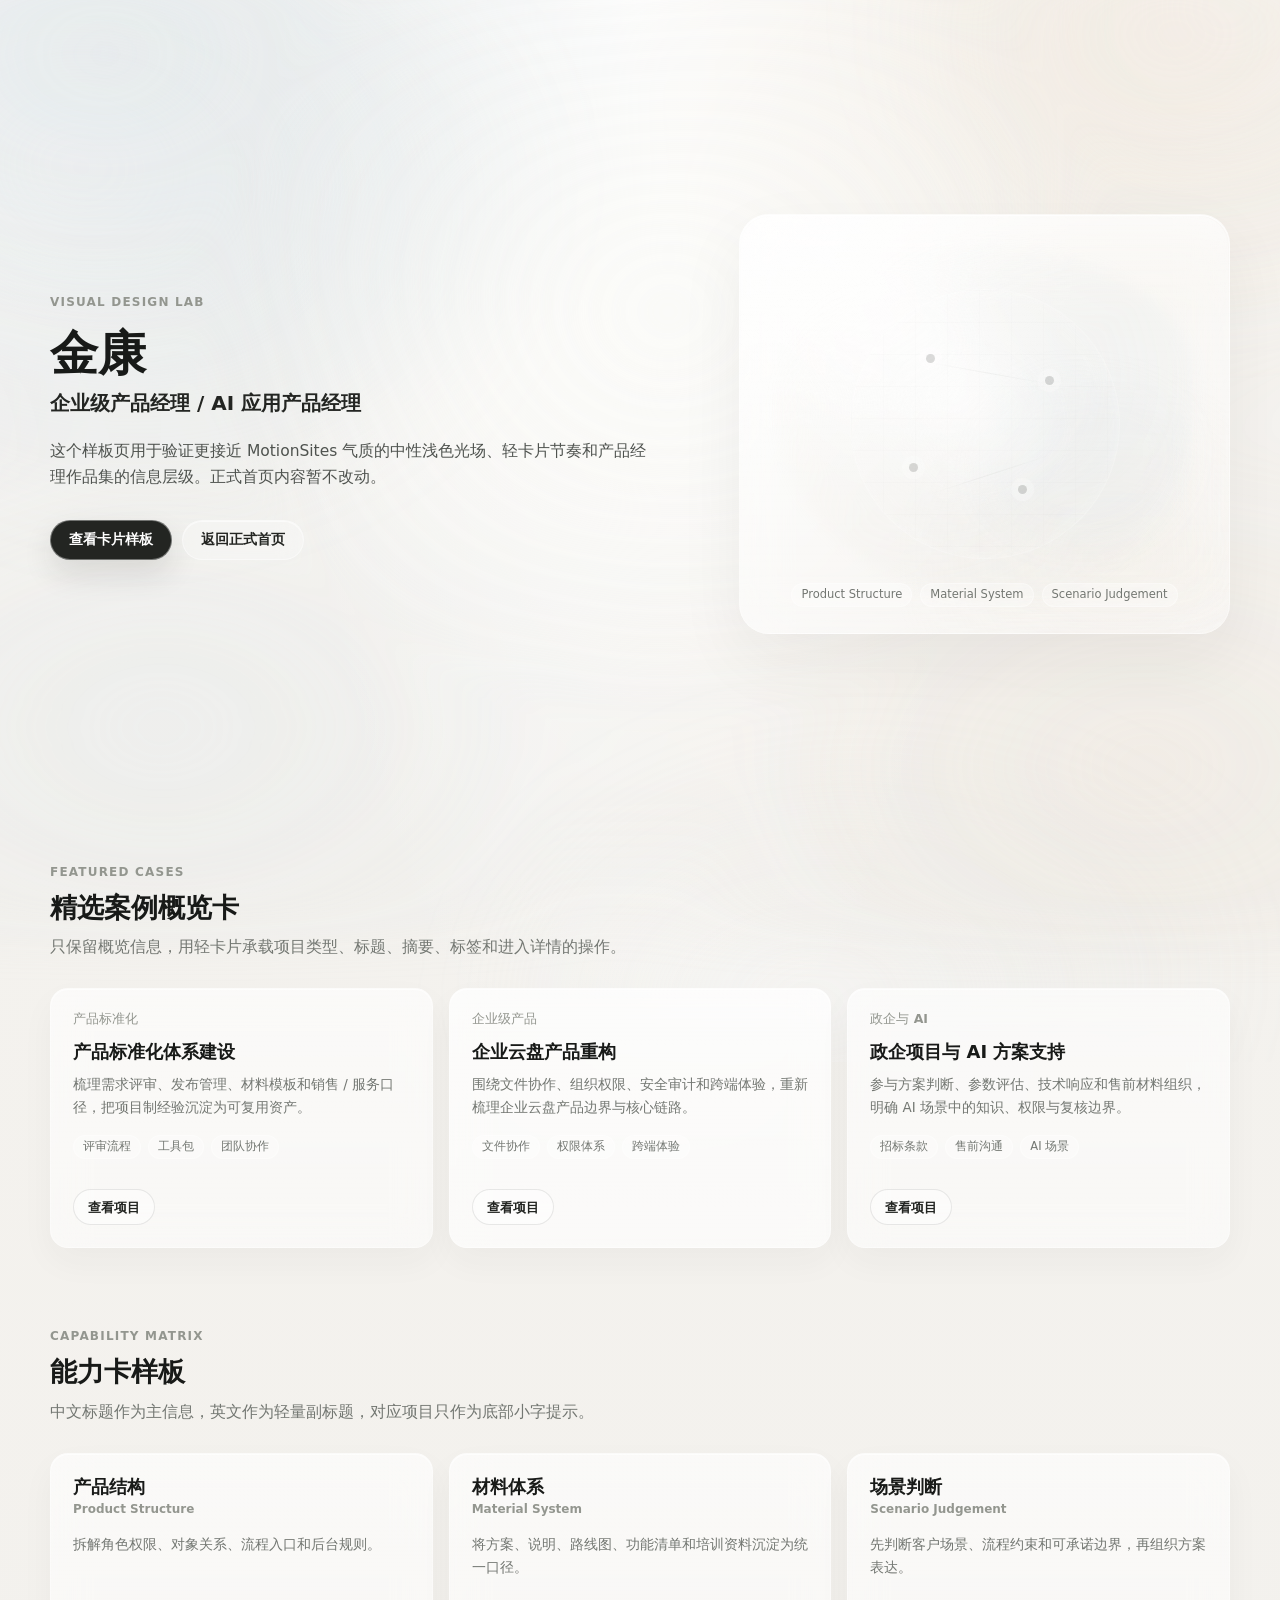
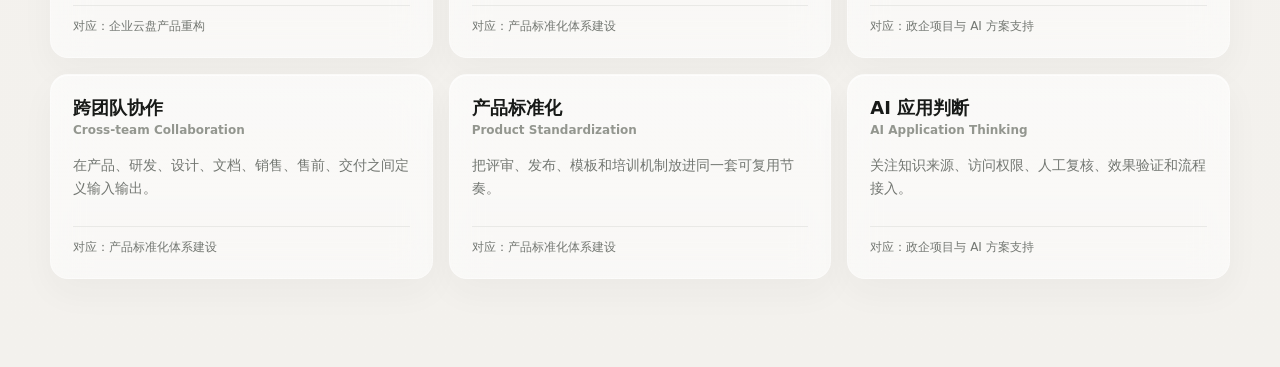
<file: design-lab.html>
<!doctype html>
<html lang="zh-CN">
<head>
  <meta charset="utf-8">
  <meta name="viewport" content="width=device-width, initial-scale=1">
  <title>Design Lab | JK Product Systems</title>
  <meta name="description" content="金康个人作品集的独立视觉样板页，用于验证中性浅色光场、轻卡片和产品经理作品集的信息层级。">
  <link rel="icon" type="image/png" sizes="32x32" href="assets/favicon-32.png">
  <link rel="icon" type="image/png" sizes="48x48" href="assets/favicon-48.png">
  <link rel="apple-touch-icon" href="assets/apple-touch-icon.png">
  <link rel="stylesheet" href="assets/design-lab.css">
</head>
<body class="lab-page">
  <div class="lab-ambient-system" aria-hidden="true">
    <span class="lab-bg-blob lab-bg-blob-a"></span>
    <span class="lab-bg-blob lab-bg-blob-b"></span>
    <span class="lab-bg-blob lab-bg-blob-c"></span>
  </div>
  <main class="lab-shell">
    <section class="lab-hero" aria-labelledby="labHeroTitle">
      <div class="lab-hero-copy">
        <span class="lab-kicker">VISUAL DESIGN LAB</span>
        <h1 id="labHeroTitle">金康</h1>
        <p class="lab-role">企业级产品经理 / AI 应用产品经理</p>
        <p class="lab-lead">
          这个样板页用于验证更接近 MotionSites 气质的中性浅色光场、轻卡片节奏和产品经理作品集的信息层级。正式首页内容暂不改动。
        </p>
        <div class="lab-actions" aria-label="样板页操作">
          <a class="lab-button lab-button-primary" href="#lab-cases">查看卡片样板</a>
          <a class="lab-button lab-button-secondary" href="index.html">返回正式首页</a>
        </div>
      </div>

      <aside class="lab-ambient-panel" aria-label="产品系统抽象视觉">
        <span class="lab-glass-blob lab-glass-blob-a" aria-hidden="true"></span>
        <span class="lab-glass-blob lab-glass-blob-b" aria-hidden="true"></span>
        <div class="lab-orbital-field" aria-hidden="true">
          <span class="lab-node lab-node-a"></span>
          <span class="lab-node lab-node-b"></span>
          <span class="lab-node lab-node-c"></span>
          <span class="lab-node lab-node-d"></span>
          <span class="lab-path lab-path-a"></span>
          <span class="lab-path lab-path-b"></span>
        </div>
        <div class="lab-keyword-list" aria-label="核心关键词">
          <span>Product Structure</span>
          <span>Material System</span>
          <span>Scenario Judgement</span>
        </div>
      </aside>
    </section>

    <section class="lab-section" id="lab-cases" aria-labelledby="labCasesTitle">
      <div class="lab-section-head">
        <span class="lab-kicker">FEATURED CASES</span>
        <h2 id="labCasesTitle">精选案例概览卡</h2>
        <p>只保留概览信息，用轻卡片承载项目类型、标题、摘要、标签和进入详情的操作。</p>
      </div>

      <div class="lab-case-grid">
        <article class="lab-case-card">
          <span class="lab-card-type">产品标准化</span>
          <h3>产品标准化体系建设</h3>
          <p>梳理需求评审、发布管理、材料模板和销售 / 服务口径，把项目制经验沉淀为可复用资产。</p>
          <div class="lab-tag-row" aria-label="关键词">
            <span>评审流程</span>
            <span>工具包</span>
            <span>团队协作</span>
          </div>
          <a class="lab-card-link" href="index.html#cases">查看项目</a>
        </article>

        <article class="lab-case-card lab-case-card-focus">
          <span class="lab-card-type">企业级产品</span>
          <h3>企业云盘产品重构</h3>
          <p>围绕文件协作、组织权限、安全审计和跨端体验，重新梳理企业云盘产品边界与核心链路。</p>
          <div class="lab-tag-row" aria-label="关键词">
            <span>文件协作</span>
            <span>权限体系</span>
            <span>跨端体验</span>
          </div>
          <a class="lab-card-link" href="index.html#cases">查看项目</a>
        </article>

        <article class="lab-case-card">
          <span class="lab-card-type">政企与 AI</span>
          <h3>政企项目与 AI 方案支持</h3>
          <p>参与方案判断、参数评估、技术响应和售前材料组织，明确 AI 场景中的知识、权限与复核边界。</p>
          <div class="lab-tag-row" aria-label="关键词">
            <span>招标条款</span>
            <span>售前沟通</span>
            <span>AI 场景</span>
          </div>
          <a class="lab-card-link" href="index.html#cases">查看项目</a>
        </article>
      </div>
    </section>

    <section class="lab-section lab-capability-section" aria-labelledby="labCapabilityTitle">
      <div class="lab-section-head">
        <span class="lab-kicker">CAPABILITY MATRIX</span>
        <h2 id="labCapabilityTitle">能力卡样板</h2>
        <p>中文标题作为主信息，英文作为轻量副标题，对应项目只作为底部小字提示。</p>
      </div>

      <div class="lab-capability-grid">
        <article class="lab-capability-card">
          <h3>产品结构</h3>
          <span>Product Structure</span>
          <p>拆解角色权限、对象关系、流程入口和后台规则。</p>
          <small>对应：企业云盘产品重构</small>
        </article>
        <article class="lab-capability-card">
          <h3>材料体系</h3>
          <span>Material System</span>
          <p>将方案、说明、路线图、功能清单和培训资料沉淀为统一口径。</p>
          <small>对应：产品标准化体系建设</small>
        </article>
        <article class="lab-capability-card">
          <h3>场景判断</h3>
          <span>Scenario Judgement</span>
          <p>先判断客户场景、流程约束和可承诺边界，再组织方案表达。</p>
          <small>对应：政企项目与 AI 方案支持</small>
        </article>
        <article class="lab-capability-card">
          <h3>跨团队协作</h3>
          <span>Cross-team Collaboration</span>
          <p>在产品、研发、设计、文档、销售、售前、交付之间定义输入输出。</p>
          <small>对应：产品标准化体系建设</small>
        </article>
        <article class="lab-capability-card">
          <h3>产品标准化</h3>
          <span>Product Standardization</span>
          <p>把评审、发布、模板和培训机制放进同一套可复用节奏。</p>
          <small>对应：产品标准化体系建设</small>
        </article>
        <article class="lab-capability-card">
          <h3>AI 应用判断</h3>
          <span>AI Application Thinking</span>
          <p>关注知识来源、访问权限、人工复核、效果验证和流程接入。</p>
          <small>对应：政企项目与 AI 方案支持</small>
        </article>
      </div>
    </section>
  </main>
</body>
</html>
</file>
<file: assets/design-lab.css>
body.lab-page {
  --lab-bg: #f3f1ed;
  --lab-ink: #181a18;
  --lab-heading: #232522;
  --lab-text: #4f534f;
  --lab-muted: #737772;
  --lab-faint: #93968f;
  --lab-line: rgba(73, 76, 72, 0.1);
  --lab-card: rgba(255, 255, 255, 0.34);
  --lab-card-strong: rgba(255, 255, 255, 0.48);
  --lab-blue: rgba(184, 204, 216, 0.32);
  --lab-warm: rgba(232, 219, 201, 0.34);
  --lab-mist: rgba(250, 250, 247, 0.86);
  --lab-shadow: 0 18px 46px rgba(43, 45, 42, 0.055);
  margin: 0;
  position: relative;
  isolation: isolate;
  min-height: 100vh;
  overflow-x: hidden;
  background:
    radial-gradient(ellipse at 50% 0%, rgba(255, 255, 255, 0.88), transparent 42%),
    linear-gradient(180deg, rgba(255, 255, 255, 0.36), rgba(244, 242, 238, 0.78) 46%, var(--lab-bg)),
    var(--lab-bg);
  color: var(--lab-text);
  font-family: Inter, "PingFang SC", "Microsoft YaHei", system-ui, sans-serif;
  font-size: 15.5px;
  line-height: 1.68;
  letter-spacing: 0;
}

body.lab-page,
body.lab-page * {
  box-sizing: border-box;
}

body.lab-page::before,
body.lab-page::after {
  content: "";
  position: fixed;
  inset: 0;
  pointer-events: none;
}

body.lab-page::before {
  z-index: -2;
  background:
    radial-gradient(ellipse at 12% 10%, rgba(184, 204, 216, 0.28), transparent 34%),
    radial-gradient(ellipse at 88% 8%, rgba(232, 219, 201, 0.32), transparent 32%),
    radial-gradient(ellipse at 52% 36%, var(--lab-mist), transparent 44%),
    radial-gradient(ellipse at 16% 78%, rgba(214, 224, 229, 0.24), transparent 35%),
    radial-gradient(ellipse at 86% 82%, rgba(228, 215, 199, 0.24), transparent 36%);
  filter: blur(22px);
  opacity: 0.9;
  transform: scale(1.1);
  animation: labAmbientDrift 32s cubic-bezier(0.16, 1, 0.3, 1) infinite alternate;
}

body.lab-page::after {
  z-index: -1;
  opacity: 0.22;
  background-image:
    radial-gradient(circle at center, rgba(60, 60, 56, 0.034) 0 0.62px, transparent 0.72px),
    linear-gradient(rgba(78, 78, 72, 0.018) 1px, transparent 1px),
    linear-gradient(90deg, rgba(78, 78, 72, 0.014) 1px, transparent 1px);
  background-size: 7px 7px, 72px 72px, 72px 72px;
  mask-image: linear-gradient(180deg, rgba(0, 0, 0, 0.46), rgba(0, 0, 0, 0.12) 66%, transparent);
}

.lab-ambient-system {
  position: fixed;
  inset: -18% -12%;
  z-index: -3;
  overflow: hidden;
  pointer-events: none;
}

.lab-bg-blob {
  position: absolute;
  display: block;
  filter: blur(58px);
  opacity: 0.52;
  transform: translate3d(0, 0, 0);
  animation: labBlobDrift 38s cubic-bezier(0.16, 1, 0.3, 1) infinite alternate;
}

.lab-bg-blob-a {
  top: 5%;
  left: -4%;
  width: min(58vw, 760px);
  height: min(48vw, 620px);
  border-radius: 44% 56% 62% 38% / 46% 42% 58% 54%;
  background:
    radial-gradient(ellipse at 38% 42%, rgba(255, 255, 255, 0.78), transparent 55%),
    radial-gradient(ellipse at 58% 56%, rgba(183, 202, 214, 0.34), transparent 68%);
}

.lab-bg-blob-b {
  top: -6%;
  right: -7%;
  width: min(50vw, 660px);
  height: min(42vw, 540px);
  border-radius: 58% 42% 46% 54% / 40% 62% 38% 60%;
  background:
    radial-gradient(ellipse at 52% 42%, rgba(255, 255, 255, 0.68), transparent 48%),
    radial-gradient(ellipse at 42% 56%, rgba(235, 218, 198, 0.34), transparent 68%);
  animation-delay: -9s;
}

.lab-bg-blob-c {
  right: 12%;
  bottom: -18%;
  width: min(62vw, 820px);
  height: min(42vw, 540px);
  border-radius: 50% 50% 36% 64% / 62% 34% 66% 38%;
  background:
    radial-gradient(ellipse at 44% 48%, rgba(255, 255, 255, 0.66), transparent 48%),
    radial-gradient(ellipse at 56% 44%, rgba(214, 223, 228, 0.28), transparent 70%);
  animation-delay: -17s;
}

.lab-shell {
  position: relative;
  z-index: 1;
  width: min(1180px, calc(100% - 48px));
  margin: 0 auto;
  padding: 64px 0 88px;
}

.lab-hero {
  min-height: min(720px, calc(100svh - 40px));
  display: grid;
  grid-template-columns: minmax(0, 1.05fr) minmax(320px, 0.86fr);
  gap: clamp(44px, 7vw, 104px);
  align-items: center;
}

.lab-hero-copy {
  max-width: 650px;
  position: relative;
  z-index: 2;
}

.lab-kicker {
  display: inline-flex;
  color: var(--lab-faint);
  font-size: 12px;
  font-weight: 640;
  letter-spacing: 0.1em;
  line-height: 1.2;
}

.lab-hero h1,
.lab-section h2,
.lab-case-card h3,
.lab-capability-card h3 {
  margin: 0;
  color: var(--lab-ink);
  letter-spacing: 0;
}

.lab-hero h1 {
  margin-top: 14px;
  font-size: 48px;
  font-weight: 700;
  line-height: 1.06;
}

.lab-role {
  margin: 10px 0 0;
  color: var(--lab-heading);
  font-size: 20px;
  font-weight: 620;
  line-height: 1.42;
}

.lab-lead,
.lab-section-head p,
.lab-case-card p,
.lab-capability-card p {
  color: var(--lab-text);
  font-weight: 400;
}

.lab-lead {
  max-width: 620px;
  margin: 20px 0 0;
  font-size: 15.5px;
}

.lab-actions {
  display: flex;
  flex-wrap: wrap;
  gap: 10px;
  margin-top: 30px;
}

.lab-button,
.lab-card-link {
  display: inline-flex;
  align-items: center;
  justify-content: center;
  min-height: 40px;
  border-radius: 999px;
  text-decoration: none;
  transition: transform 180ms ease, border-color 180ms ease, background 180ms ease, box-shadow 180ms ease;
}

.lab-button {
  border: 1px solid rgba(255, 255, 255, 0.36);
  font-size: 14px;
  font-weight: 620;
  padding: 0 18px;
}

.lab-button-primary {
  background: var(--lab-heading);
  color: #fff;
  box-shadow: 0 14px 30px rgba(30, 31, 29, 0.12);
}

.lab-button-secondary {
  border-color: rgba(255, 255, 255, 0.42);
  background: rgba(255, 255, 255, 0.26);
  color: var(--lab-heading);
  box-shadow: inset 0 1px 0 rgba(255, 255, 255, 0.58);
  backdrop-filter: blur(12px);
}

.lab-ambient-panel {
  position: relative;
  min-height: 420px;
  display: grid;
  place-items: center;
  overflow: hidden;
  border: 1px solid rgba(255, 255, 255, 0.44);
  border-radius: 30px;
  background:
    linear-gradient(180deg, rgba(255, 255, 255, 0.38), rgba(255, 255, 255, 0.16)),
    radial-gradient(ellipse at 22% 12%, rgba(255, 255, 255, 0.48), transparent 42%),
    radial-gradient(ellipse at 76% 82%, rgba(229, 216, 200, 0.16), transparent 42%),
    rgba(255, 255, 255, 0.18);
  box-shadow:
    0 26px 70px rgba(43, 45, 42, 0.055),
    inset 0 1px 0 rgba(255, 255, 255, 0.82),
    inset 0 -28px 64px rgba(255, 255, 255, 0.18),
    inset 18px 0 54px rgba(255, 255, 255, 0.14);
  backdrop-filter: blur(24px) saturate(112%);
  -webkit-backdrop-filter: blur(24px) saturate(112%);
  animation: labPanelFloat 18s ease-in-out infinite alternate;
  transition: border-color 220ms ease, background 220ms ease, box-shadow 220ms ease, transform 220ms ease;
}

.lab-ambient-panel:hover {
  border-color: rgba(255, 255, 255, 0.58);
  background:
    linear-gradient(180deg, rgba(255, 255, 255, 0.44), rgba(255, 255, 255, 0.18)),
    radial-gradient(ellipse at 22% 12%, rgba(255, 255, 255, 0.54), transparent 42%),
    radial-gradient(ellipse at 76% 82%, rgba(229, 216, 200, 0.18), transparent 42%),
    rgba(255, 255, 255, 0.2);
  box-shadow:
    0 30px 76px rgba(43, 45, 42, 0.06),
    inset 0 1px 0 rgba(255, 255, 255, 0.9),
    inset 0 -28px 64px rgba(255, 255, 255, 0.2),
    inset 18px 0 54px rgba(255, 255, 255, 0.16);
}

.lab-ambient-panel::after {
  content: "";
  position: absolute;
  inset: 1px;
  border-radius: inherit;
  pointer-events: none;
  background:
    linear-gradient(180deg, rgba(255, 255, 255, 0.54), transparent 22%),
    radial-gradient(ellipse at 12% 8%, rgba(255, 255, 255, 0.58), transparent 34%),
    linear-gradient(110deg, rgba(255, 255, 255, 0.28), transparent 22%, transparent 72%, rgba(255, 255, 255, 0.12));
  opacity: 0.72;
  mask-image: linear-gradient(180deg, #000, rgba(0, 0, 0, 0.26) 54%, transparent);
}

.lab-ambient-panel::before {
  content: "";
  position: absolute;
  width: 420px;
  height: 360px;
  border-radius: 48% 52% 42% 58% / 46% 38% 62% 54%;
  background:
    radial-gradient(ellipse at 42% 42%, rgba(255, 255, 255, 0.76), transparent 44%),
    radial-gradient(ellipse at 58% 60%, rgba(202, 216, 224, 0.22), transparent 68%),
    conic-gradient(from 140deg, transparent, rgba(229, 216, 200, 0.14), transparent, rgba(190, 207, 216, 0.16), transparent);
  filter: blur(7px);
  opacity: 0.5;
  animation: labObjectFloat 20s ease-in-out infinite alternate;
}

.lab-glass-blob {
  position: absolute;
  pointer-events: none;
  filter: blur(18px);
  opacity: 0.34;
  z-index: 1;
  animation: labGlassBlob 24s ease-in-out infinite alternate;
}

.lab-glass-blob-a {
  top: 12%;
  left: 10%;
  width: 190px;
  height: 150px;
  border-radius: 56% 44% 62% 38% / 40% 58% 42% 60%;
  background: rgba(255, 255, 255, 0.58);
}

.lab-glass-blob-b {
  right: 8%;
  bottom: 20%;
  width: 210px;
  height: 170px;
  border-radius: 42% 58% 48% 52% / 58% 38% 62% 42%;
  background: rgba(207, 219, 226, 0.28);
  animation-delay: -10s;
}

.lab-orbital-field {
  position: relative;
  width: min(64%, 270px);
  aspect-ratio: 1;
  border: 1px solid rgba(255, 255, 255, 0.34);
  border-radius: 50%;
  background:
    radial-gradient(circle at 50% 50%, rgba(255, 255, 255, 0.36), transparent 48%),
    linear-gradient(rgba(73, 76, 72, 0.018) 1px, transparent 1px),
    linear-gradient(90deg, rgba(73, 76, 72, 0.016) 1px, transparent 1px);
  background-size: 100% 100%, 32px 32px, 32px 32px;
  box-shadow: inset 0 1px 18px rgba(255, 255, 255, 0.28);
  opacity: 0.72;
  z-index: 2;
}

.lab-node {
  position: absolute;
  width: 9px;
  height: 9px;
  border-radius: 999px;
  background: rgba(65, 68, 65, 0.26);
  box-shadow: 0 0 0 7px rgba(255, 255, 255, 0.3);
}

.lab-node-a {
  top: 24%;
  left: 28%;
}

.lab-node-b {
  top: 32%;
  right: 24%;
}

.lab-node-c {
  right: 34%;
  bottom: 24%;
}

.lab-node-d {
  left: 22%;
  bottom: 32%;
}

.lab-path {
  position: absolute;
  left: 28%;
  right: 24%;
  height: 1px;
  background: linear-gradient(90deg, transparent, rgba(73, 76, 72, 0.08), transparent);
  transform-origin: center;
}

.lab-path-a {
  top: 31%;
  transform: rotate(10deg);
}

.lab-path-b {
  bottom: 31%;
  transform: rotate(-18deg);
}

.lab-keyword-list {
  position: absolute;
  inset: auto 26px 26px 26px;
  z-index: 3;
  display: flex;
  flex-wrap: wrap;
  justify-content: center;
  gap: 8px;
}

.lab-keyword-list span,
.lab-tag-row span {
  display: inline-flex;
  align-items: center;
  min-height: 24px;
  border: 1px solid rgba(255, 255, 255, 0.34);
  border-radius: 999px;
  background: rgba(255, 255, 255, 0.28);
  color: var(--lab-muted);
  font-size: 11.5px;
  font-weight: 450;
  line-height: 1;
  padding: 0 9px;
}

.lab-section {
  padding: 74px 0 0;
}

.lab-section-head {
  max-width: 740px;
}

.lab-section h2 {
  margin-top: 8px;
  font-size: 27px;
  font-weight: 680;
  line-height: 1.2;
}

.lab-section-head p {
  margin: 10px 0 0;
  color: var(--lab-muted);
}

.lab-case-grid,
.lab-capability-grid {
  display: grid;
  gap: 16px;
  margin-top: 28px;
}

.lab-case-grid {
  grid-template-columns: repeat(3, minmax(0, 1fr));
}

.lab-case-card,
.lab-capability-card {
  position: relative;
  display: flex;
  flex-direction: column;
  min-height: 260px;
  border: 1px solid rgba(255, 255, 255, 0.38);
  border-radius: 18px;
  background:
    linear-gradient(180deg, rgba(255, 255, 255, 0.42), rgba(255, 255, 255, 0.22)),
    var(--lab-card);
  box-shadow:
    0 14px 34px rgba(43, 45, 42, 0.04),
    inset 0 1px 0 rgba(255, 255, 255, 0.68),
    inset 0 -18px 42px rgba(255, 255, 255, 0.12);
  backdrop-filter: blur(18px) saturate(108%);
  -webkit-backdrop-filter: blur(18px) saturate(108%);
  padding: 22px;
  transition: transform 190ms ease, background 190ms ease, border-color 190ms ease, box-shadow 190ms ease, opacity 190ms ease;
}

.lab-case-card-focus,
.lab-case-card:hover,
.lab-capability-card:hover {
  background:
    linear-gradient(180deg, rgba(255, 255, 255, 0.5), rgba(255, 255, 255, 0.26)),
    var(--lab-card-strong);
}

.lab-case-grid:has(.lab-case-card:hover) .lab-case-card:not(:hover) {
  opacity: 0.68;
}

.lab-case-card:hover,
.lab-capability-card:hover {
  border-color: rgba(255, 255, 255, 0.54);
  box-shadow: var(--lab-shadow);
  transform: translateY(-3px);
}

.lab-card-type {
  color: var(--lab-faint);
  font-size: 12.5px;
  font-weight: 560;
  line-height: 1.2;
}

.lab-case-card h3 {
  margin-top: 14px;
  font-size: 18px;
  font-weight: 680;
  line-height: 1.28;
}

.lab-case-card p {
  margin: 10px 0 0;
  color: var(--lab-muted);
  font-size: 13.5px;
  line-height: 1.68;
}

.lab-tag-row {
  display: flex;
  flex-wrap: wrap;
  gap: 7px;
  margin-top: 16px;
}

.lab-card-link {
  align-self: flex-start;
  min-height: 36px;
  margin-top: auto;
  border: 1px solid rgba(73, 76, 72, 0.12);
  background: rgba(255, 255, 255, 0.44);
  color: var(--lab-heading);
  font-size: 13px;
  font-weight: 620;
  padding: 0 14px;
}

.lab-card-link:hover,
.lab-button:hover {
  transform: translateY(-2px);
}

.lab-capability-grid {
  grid-template-columns: repeat(3, minmax(0, 1fr));
}

.lab-capability-card {
  min-height: 205px;
}

.lab-capability-card h3 {
  font-size: 18px;
  font-weight: 680;
  line-height: 1.25;
}

.lab-capability-card > span {
  margin-top: 4px;
  color: var(--lab-faint);
  font-size: 12px;
  font-weight: 560;
  line-height: 1.25;
}

.lab-capability-card p {
  margin: 16px 0 0;
  color: var(--lab-muted);
  font-size: 13.5px;
  line-height: 1.66;
}

.lab-capability-card small {
  margin-top: auto;
  border-top: 1px solid rgba(73, 76, 72, 0.09);
  color: var(--lab-muted);
  font-size: 12px;
  font-weight: 400;
  line-height: 1.4;
  padding-top: 12px;
}

@keyframes labAmbientDrift {
  from {
    transform: translate3d(-1.2%, -0.8%, 0) scale(1.1);
  }

  to {
    transform: translate3d(1.2%, 1%, 0) scale(1.14);
  }
}

@keyframes labBlobDrift {
  from {
    transform: translate3d(-2%, -1%, 0) scale(1);
  }

  to {
    transform: translate3d(2%, 1.6%, 0) scale(1.06);
  }
}

@keyframes labObjectFloat {
  from {
    transform: translate3d(-7px, -4px, 0) rotate(-1deg);
  }

  to {
    transform: translate3d(7px, 7px, 0) rotate(1.5deg);
  }
}

@keyframes labPanelFloat {
  from {
    transform: translate3d(0, -3px, 0);
  }

  to {
    transform: translate3d(0, 4px, 0);
  }
}

@keyframes labGlassBlob {
  from {
    transform: translate3d(-5px, -3px, 0) scale(1);
  }

  to {
    transform: translate3d(6px, 5px, 0) scale(1.04);
  }
}

@media (max-width: 920px) {
  .lab-shell {
    width: min(100% - 40px, 720px);
    padding-top: 42px;
  }

  .lab-hero {
    min-height: auto;
    grid-template-columns: 1fr;
    gap: 34px;
  }

  .lab-ambient-panel {
    min-height: 340px;
  }

  .lab-case-grid,
  .lab-capability-grid {
    grid-template-columns: 1fr;
  }
}

@media (max-width: 560px) {
  .lab-shell {
    width: min(100% - 32px, 520px);
    padding: 34px 0 64px;
  }

  .lab-hero h1 {
    font-size: 38px;
  }

  .lab-role {
    font-size: 17px;
  }

  .lab-actions {
    flex-direction: column;
  }

  .lab-button {
    width: 100%;
  }

  .lab-ambient-panel {
    min-height: 300px;
    border-radius: 22px;
  }

  .lab-case-card,
  .lab-capability-card {
    min-height: auto;
    padding: 20px;
  }
}

@media (prefers-reduced-motion: reduce) {
  body.lab-page::before,
  .lab-bg-blob,
  .lab-ambient-panel,
  .lab-ambient-panel::before,
  .lab-glass-blob {
    animation: none;
  }

  .lab-button,
  .lab-card-link,
  .lab-case-card,
  .lab-capability-card {
    transition-duration: 0.001ms;
  }
}
</file>
